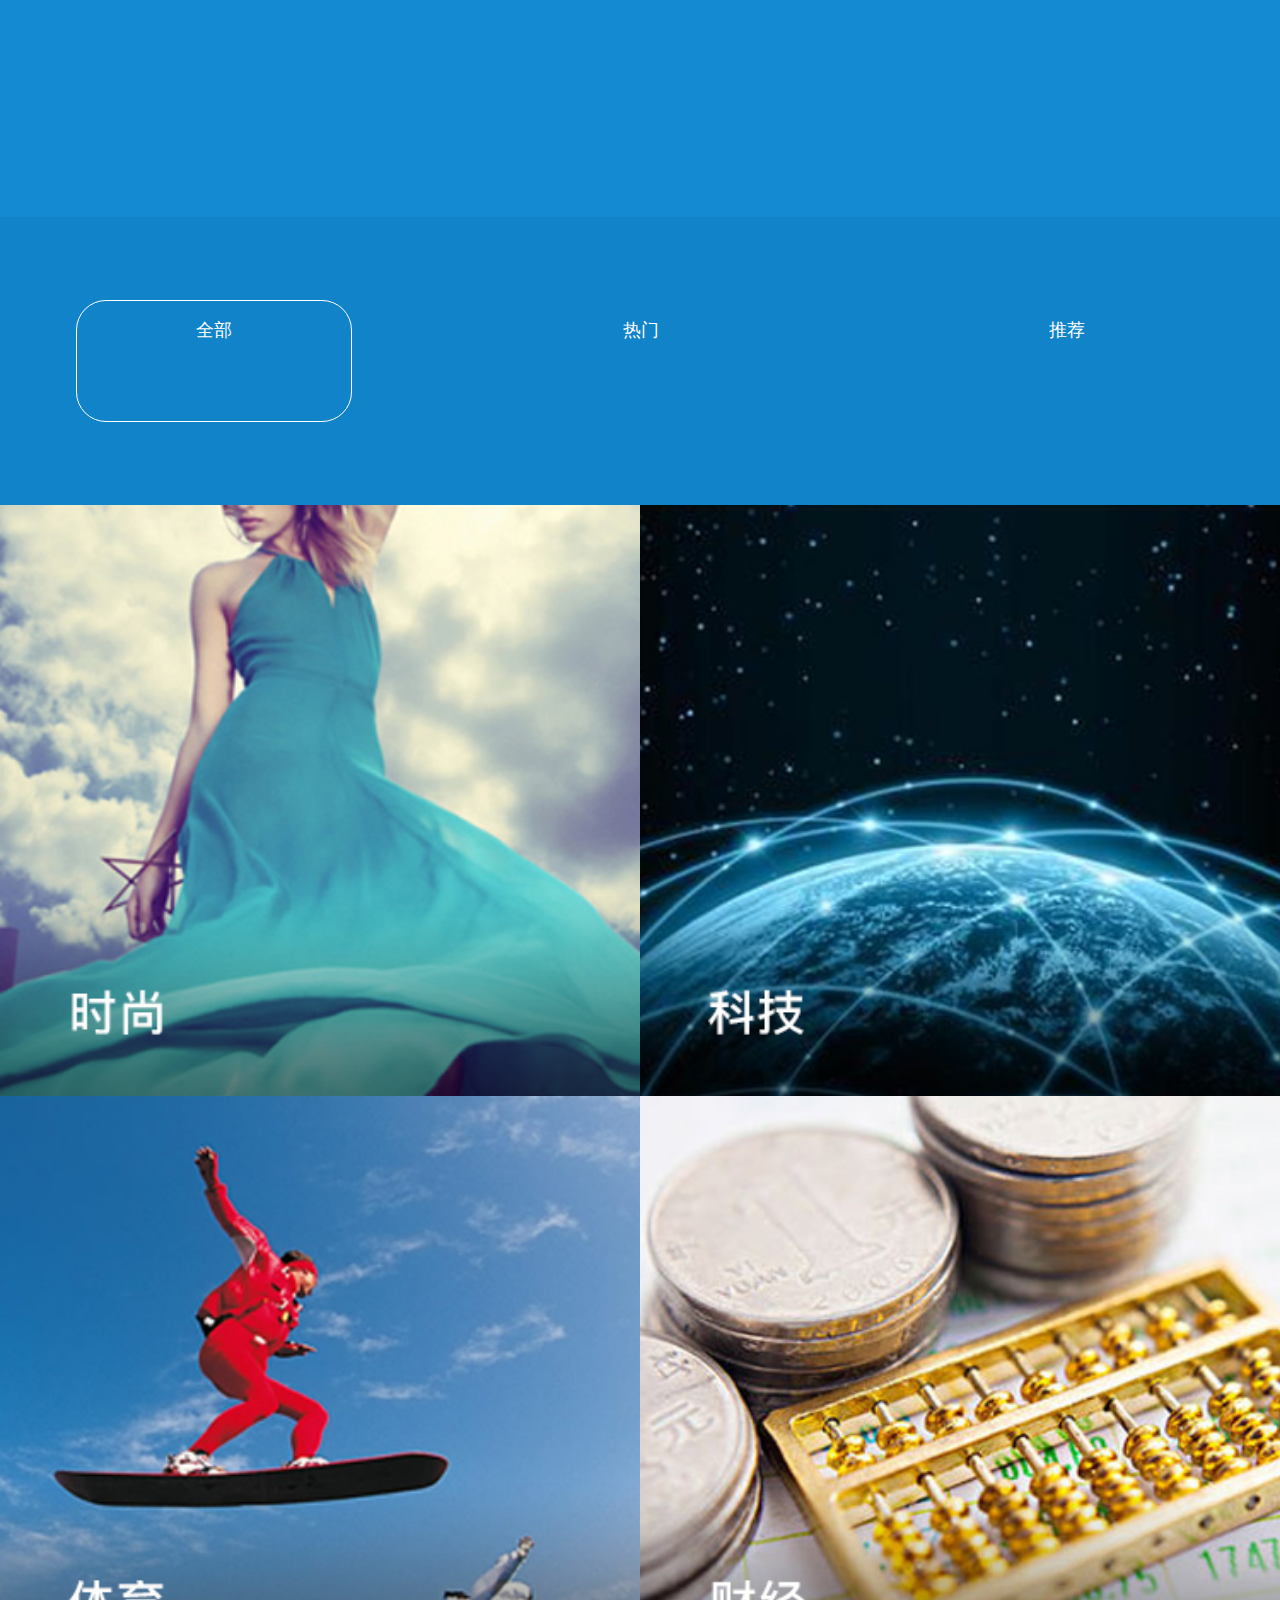
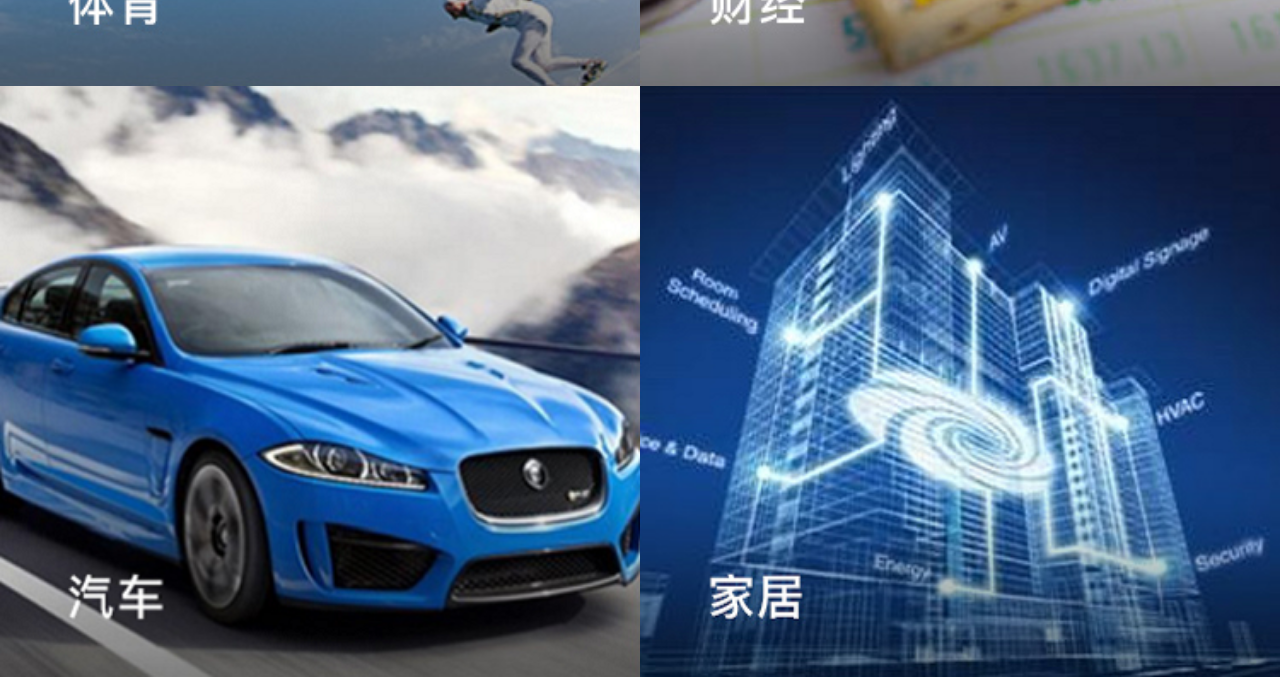
<file: 123/index.html>
<!DOCTYPE html>
<html>
	<head>
		<meta charset="utf-8" />
		<meta name="viewport" content="width=device-width,initial-scale=1,minimum-scale=1,maximum-scale=1,user-scalable=no" />
		<title></title>
		<link rel="stylesheet" type="text/css" href="css/1.css"/>
		<script type="text/javascript">
			document.documentElement.style.fontSize = innerWidth/15 + "px"
		</script>
	</head>
	<body>
		<header></header>
		<section>
			<ul>
				<li>全部</li>
				<li>热门</li>
				<li>推荐</li>
			</ul>
		</section>
		<footer>
			<ul>
				<li><img src="img/频道_02.png" /><img src="img/频道_03.png" /></li>
				<li><img src="img/频道_04.png" /><img src="img/频道_05.png" /></li>
				<li><img src="img/频道_06.png" /><img src="img/频道_07.png" /></li>
			</ul>
		</footer>
	</body>
</html>
</file>
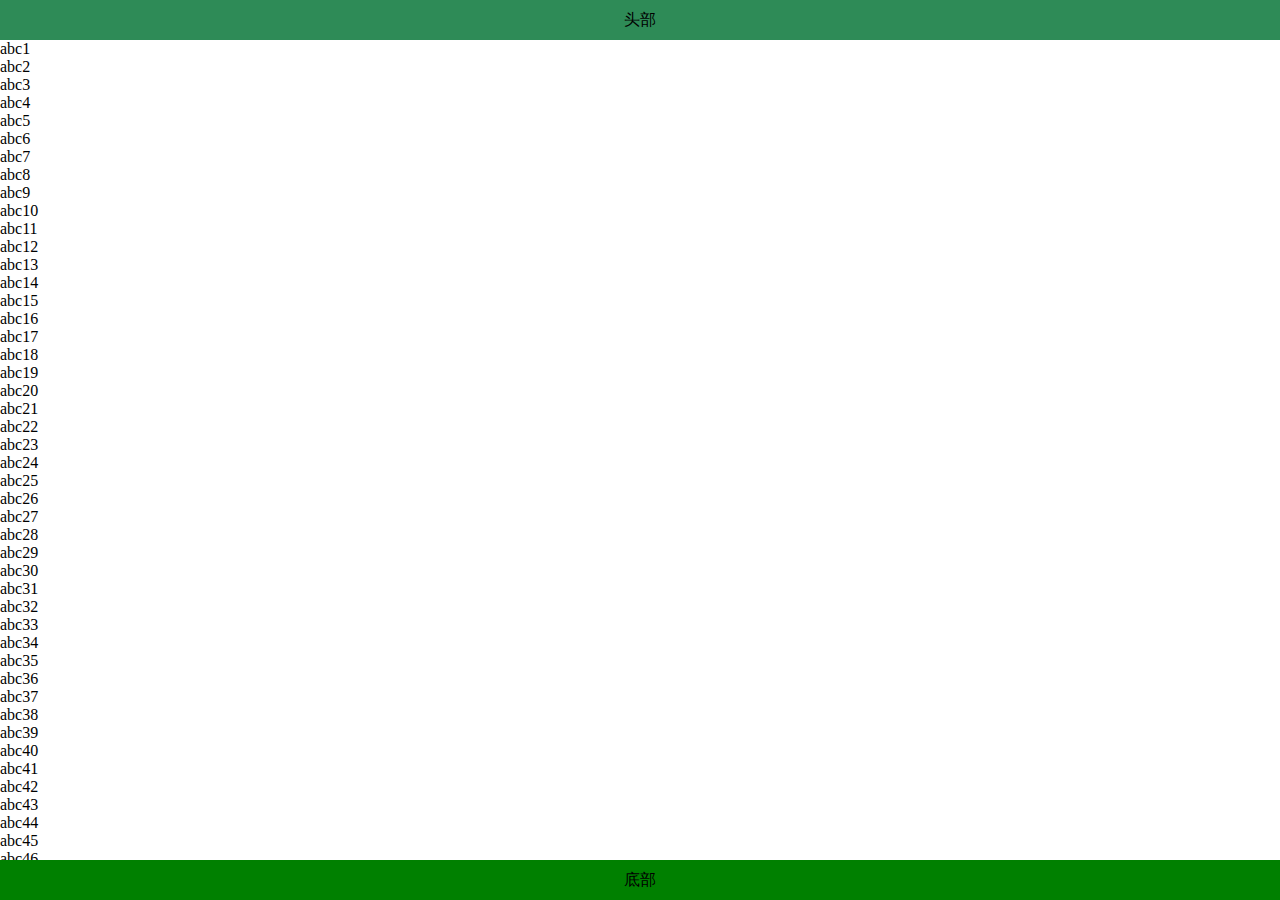
<file: 1.html>
<!DOCTYPE html>
<html>
	<head>
		<meta charset="UTF-8">
		<meta name="viewport" content="width=device-width,initial-scale=1,minimum-scale=1,maximum-scale=1,user-scalable=no" />
		<title></title>
		<style type="text/css">
			html{height: 100%;}
			body{height: 100%;margin: 0;padding: 0;box-sizing: border-box;padding-bottom: 40px;padding-top: 40px;}
			header{height: 40px;width: 100%;background: seagreen;position: fixed;top: 0;text-align: center;line-height: 40px;}
			section{height: 100%;width: 100%;margin: 0;overflow-y: auto;}
			section ul{height: 100%;width: 100%;margin: 0;padding: 0;}
			li{list-style: none;margin: 0;}
			footer{height: 40px;width: 100%;background: green;position: fixed;bottom: 0;text-align: center;line-height: 40px;}
		</style>
	</head>
	<body>
		<header>头部</header>
		<section>
			<ul>
				<li>abc1</li>
				<li>abc2</li>
				<li>abc3</li>
				<li>abc4</li>
				<li>abc5</li>
				<li>abc6</li>
				<li>abc7</li>
				<li>abc8</li>
				<li>abc9</li>
				<li>abc10</li>
				<li>abc11</li>
				<li>abc12</li>
				<li>abc13</li>
				<li>abc14</li>
				<li>abc15</li>
				<li>abc16</li>
				<li>abc17</li>
				<li>abc18</li>
				<li>abc19</li>
				<li>abc20</li>
				<li>abc21</li>
				<li>abc22</li>
				<li>abc23</li>
				<li>abc24</li>
				<li>abc25</li>
				<li>abc26</li>
				<li>abc27</li>
				<li>abc28</li>
				<li>abc29</li>
				<li>abc30</li>
				<li>abc31</li>
				<li>abc32</li>
				<li>abc33</li>
				<li>abc34</li>
				<li>abc35</li>
				<li>abc36</li>
				<li>abc37</li>
				<li>abc38</li>
				<li>abc39</li>
				<li>abc40</li>
				<li>abc41</li>
				<li>abc42</li>
				<li>abc43</li>
				<li>abc44</li>
				<li>abc45</li>
				<li>abc46</li>
				<li>abc47</li>
				<li>abc48</li>
				<li>abc49</li>
				<li>abc50</li>
			</ul>
		</section>
		<footer>底部</footer>
	</body>
</html>
</file>
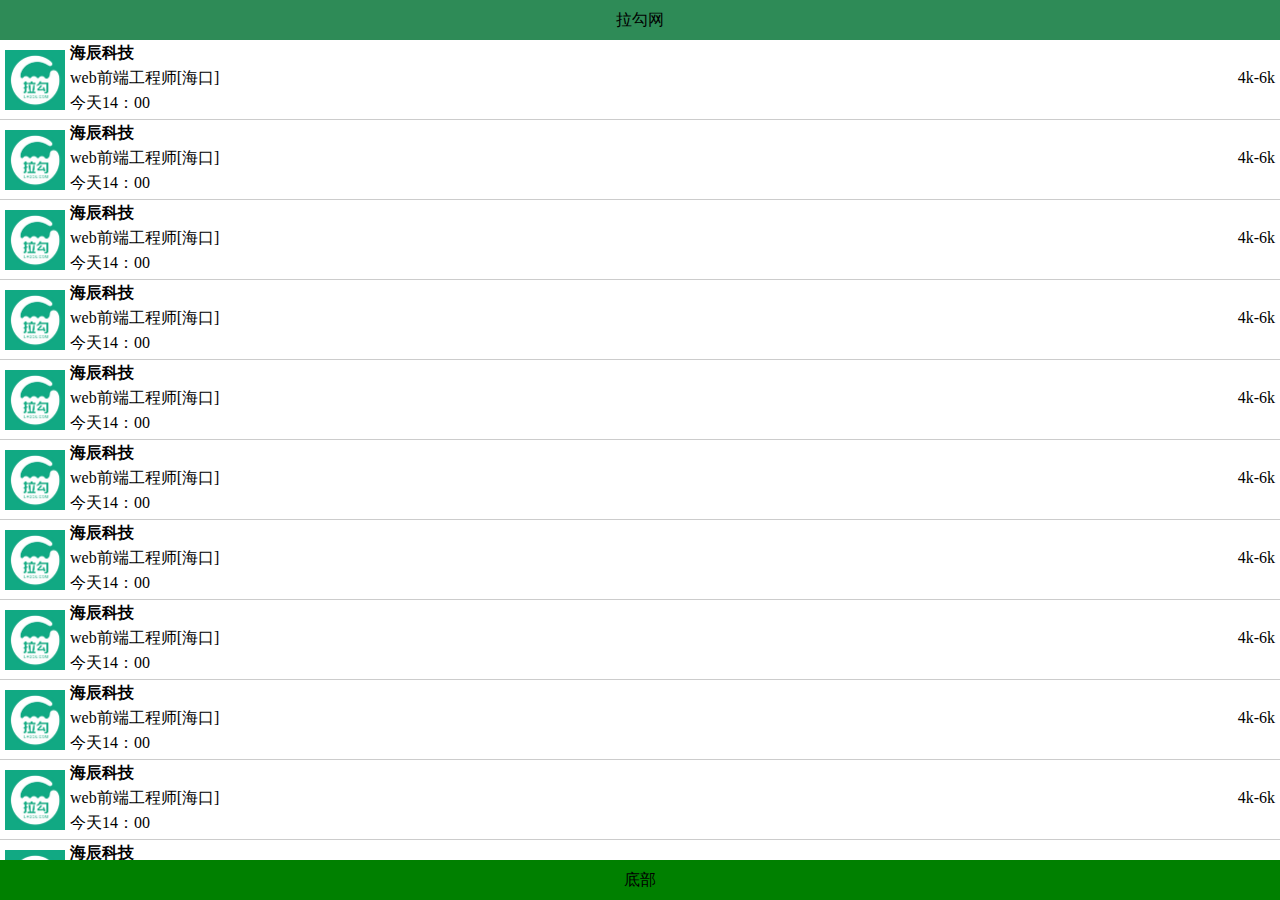
<file: 1/3.html>
<!DOCTYPE html>
<html>
	<head>
		<meta charset="UTF-8">
		<meta name="viewport" content="width=device-width,initial-scale=1,minimum-scale=1,maximum-scale=1,user-scalable=no" />
		<title></title>
		<style type="text/css">
			html{height: 100%;}
			body{height: 100%;margin: 0;padding: 0;box-sizing: border-box;padding-bottom: 40px;padding-top: 40px;}
			header{height: 40px;width: 100%;background: seagreen;position: fixed;top: 0;text-align: center;line-height: 40px;}
			section{height: 100%;width: 100%;margin: 0;padding: 0;}
			ul{height: 100%;width: 100%;overflow-y: auto;margin: 0;padding: 0;}
			li{list-style: none;position: relative;box-sizing: border-box;padding-left: 70px;padding-right: 50px;
			border-bottom: 1px solid #ccc;height: 80px;line-height: 25px;}
			li img{max-width: 60px; position: absolute;left: 5px;top: 10px;}
			h4{padding: 0;margin: 0;}
			li span{position: absolute;right: 5px;top: 25px;}
			p{padding: 0;margin: 0;}
			footer{height: 40px;width: 100%;background: green;position: fixed;bottom: 0;text-align: center;line-height: 40px;}
			.sl{overflow: hidden;text-overflow: ellipsis;white-space: nowrap;}
		</style>
	</head>
	<body>
		<header>拉勾网</header>
		<section>
			<ul>
				<li><img src="img/1.jpg"/> <h4>海辰科技</h4>
					<p class="sl" >web前端工程师[海口]</p>
					<p>今天14：00</p>
					<span>4k-6k</span></li>
					<li><img src="img/1.jpg"/> <h4>海辰科技</h4>
					<p class="sl" >web前端工程师[海口]</p>
					<p>今天14：00</p>
					<span>4k-6k</span></li>
					<li><img src="img/1.jpg"/> <h4>海辰科技</h4>
					<p class="sl" >web前端工程师[海口]</p>
					<p>今天14：00</p>
					<span>4k-6k</span></li>
					<li><img src="img/1.jpg"/> <h4>海辰科技</h4>
					<p class="sl" >web前端工程师[海口]</p>
					<p>今天14：00</p>
					<span>4k-6k</span></li>
					<li><img src="img/1.jpg"/> <h4>海辰科技</h4>
					<p class="sl" >web前端工程师[海口]</p>
					<p>今天14：00</p>
					<span>4k-6k</span></li>
					<li><img src="img/1.jpg"/> <h4>海辰科技</h4>
					<p class="sl" >web前端工程师[海口]</p>
					<p>今天14：00</p>
					<span>4k-6k</span></li>
					<li><img src="img/1.jpg"/> <h4>海辰科技</h4>
					<p class="sl" >web前端工程师[海口]</p>
					<p>今天14：00</p>
					<span>4k-6k</span></li>
					<li><img src="img/1.jpg"/> <h4>海辰科技</h4>
					<p class="sl" >web前端工程师[海口]</p>
					<p>今天14：00</p>
					<span>4k-6k</span></li>
					<li><img src="img/1.jpg"/> <h4>海辰科技</h4>
					<p class="sl" >web前端工程师[海口]</p>
					<p>今天14：00</p>
					<span>4k-6k</span></li>
					<li><img src="img/1.jpg"/> <h4>海辰科技</h4>
					<p class="sl" >web前端工程师[海口]</p>
					<p>今天14：00</p>
					<span>4k-6k</span></li>
					<li><img src="img/1.jpg"/> <h4>海辰科技</h4>
					<p class="sl" >web前端工程师[海口]</p>
					<p>今天14：00</p>
					<span>4k-66k</span></li>
					<li><img src="img/1.jpg"/> <h4>海辰科技</h4>
					<p class="sl" >web前端工程师[海口]</p>
					<p>今天14：00</p>
					<span>4k-6k</span></li>
					<li><img src="img/1.jpg"/> <h4>海辰科技</h4>
					<p class="sl" >web前端工程师[海口]</p>
					<p>今天14：00</p>
					<span>4k-66k</span></li>
					<li><img src="img/1.jpg"/> <h4>海辰科技</h4>
					<p class="sl" >web前端工程师[海口]</p>
					<p>今天14：00</p>
					<span>4k-6k</span></li>
					<li><img src="img/1.jpg"/> <h4>海辰科技</h4>
					<p class="sl" >web前端工程师[海口]</p>
					<p>今天14：00</p>
					<span>4k-66k</span></li>
					<li><img src="img/1.jpg"/> <h4>海辰科技</h4>
					<p class="sl" >web前端工程师[海口]</p>
					<p>今天14：00</p>
					<span>4k-6k</span></li>
					<li><img src="img/1.jpg"/> <h4>海辰科技</h4>
					<p class="sl" >web前端工程师[海口]</p>
					<p>今天14：00</p>
					<span>4k-66k</span></li>
			</ul>
		</section>
		<footer>底部</footer>
	</body>
</html>
</file>
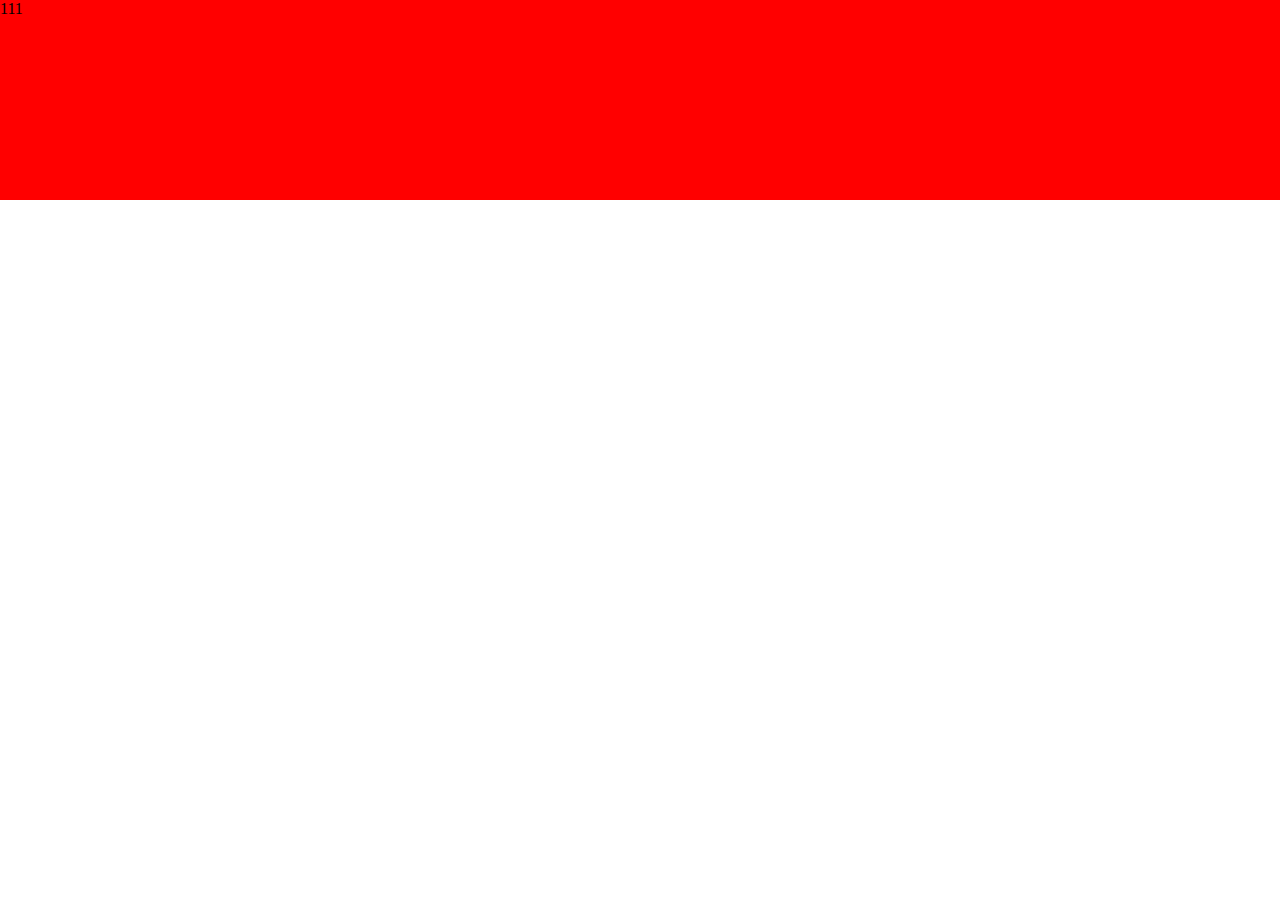
<file: 2/1.html>
<!DOCTYPE html>
<html>
	<head>
		<meta charset="UTF-8">
		<meta name="viewport" content="width=device-width,initial-scale=1,minimum-scale=1,maximum-scale=1,user-scalable=no" />
		<title></title>
		<script src="js/hammer.js" type="text/javascript"></script>
		<style type="text/css">
			html,body{
				padding: 0;
				height: 100%;
			}
			body{
				margin: 0;
			}
			ul{
				margin: 0;
				padding: 0;
				width: 400%;
				height: 200px;
				list-style: none;
				transition: all 1s;
			}
			li{
				width: 25%;
				height: 100%;
				float: left;
			}
			li:nth-child(1){
				background: red;
			}
			li:nth-child(2){
				background: blue;
			}
			li:nth-child(3){
				background: blueviolet;
			}
			li:nth-child(4){
				background: black;
			}
		</style>
	</head>
	<body>
		<ul id="lis">
			<li>111</li>
			<li>222</li>
			<li>333</li>
			<li>444</li>
		</ul>
		<script type="text/javascript">
			var uls = document.getElementById("lis")
			var lis = document.getElementsByTagName("li")
			uls.addEventListener("touchstart",function(ev){
				ev.preventDefault()
			})
			var ss = 0
			var his = new Hammer(uls)
			flag = true
			his.on("panleft",function(){
				if(flag){
					ss++
					if(ss>=lis.length){
						ss=lis.length-1
					}
				uls.style.webkitTransform = "translate3d(-"+ss*25+"%,0,0)"
				flag = false
				}
				console.log(ss)
			})
			his.on("panright",function(){
				if(flag){
					ss--
					if(ss<0){
						ss=0
					}
				uls.style.webkitTransform = "translate3d(-"+ss*25+"%,0,0)"
				flag = false
				}
				console.log(ss)
			})
			uls.addEventListener("touchend",function(ev){
				flag = true
			})
		</script>
	</body>
</html>
</file>
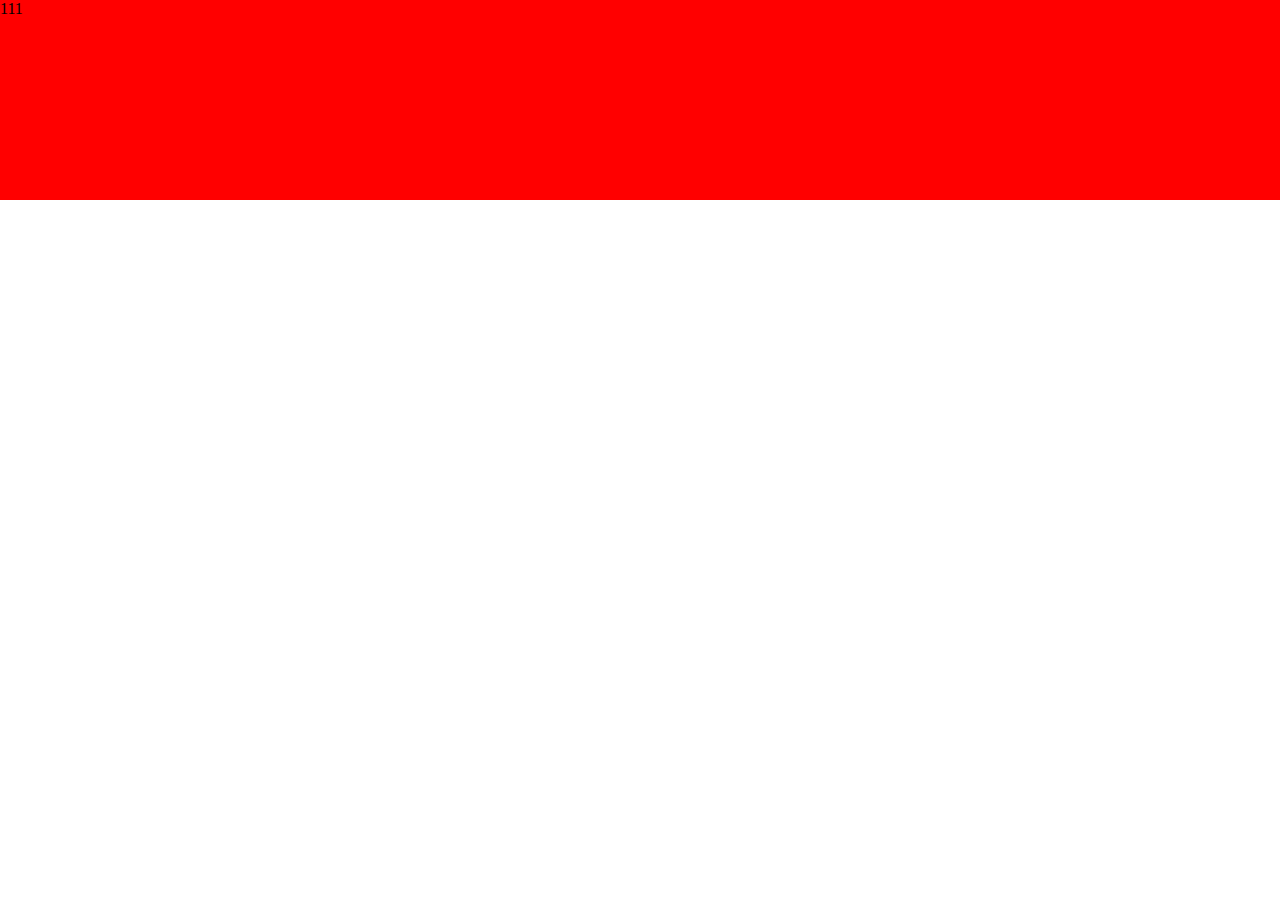
<file: 2/2.html>
<!DOCTYPE html>
<html>
	<head>
		<meta charset="UTF-8">
		<meta name="viewport" content="width=device-width,initial-scale=1,minimum-scale=1,maximum-scale=1,user-scalable=no" />
		<title></title>
		<script src="js/hammer.js" type="text/javascript"></script>
		<style type="text/css">
			html,body{
				padding: 0;
				height: 100%;
			}
			body{
				margin: 0;
				overflow: hidden;
			}
			ul{
				margin: 0;
				padding: 0;
				width: 400%;
				height: 200px;
				list-style: none;
				transition: all 1s;
			}
			li{
				width: 25%;
				height: 100%;
				float: left;
			}
			li:nth-child(1){
				background: red;
			}
			li:nth-child(2){
				background: blue;
			}
			li:nth-child(3){
				background: blueviolet;
			}
			li:nth-child(4){
				background: black;
			}
		</style>
	</head>
	<body>
		<ul id="lis">
			<li>111</li>
			<li>222</li>
			<li>333</li>
			<li>444</li>
		</ul>
		<script type="text/javascript">
			var uls = document.getElementById("lis")
			var lis = document.getElementsByTagName("li")
			uls.addEventListener("touchstart",function(ev){
				ev.preventDefault()
			})
			var ss = 0
			var his = new Hammer(uls)
			flag = true
			his.on("panleft",function(){
				if(flag){
					ss++
					if(ss>=lis.length){
						ss=lis.length-1
					}
				uls.style.webkitTransform = "translate3d(-"+ss*25+"%,0,0)"
				flag = false
				}
				console.log(ss)
			})
			his.on("panright",function(){
				if(flag){
					ss--
					if(ss<0){
						ss=0
					}
				uls.style.webkitTransform = "translate3d(-"+ss*25+"%,0,0)"
				flag = false
				}
				console.log(ss)
			})
			uls.addEventListener("touchend",function(ev){
				flag = true
			})
		</script>
	</body>
</html>
</file>
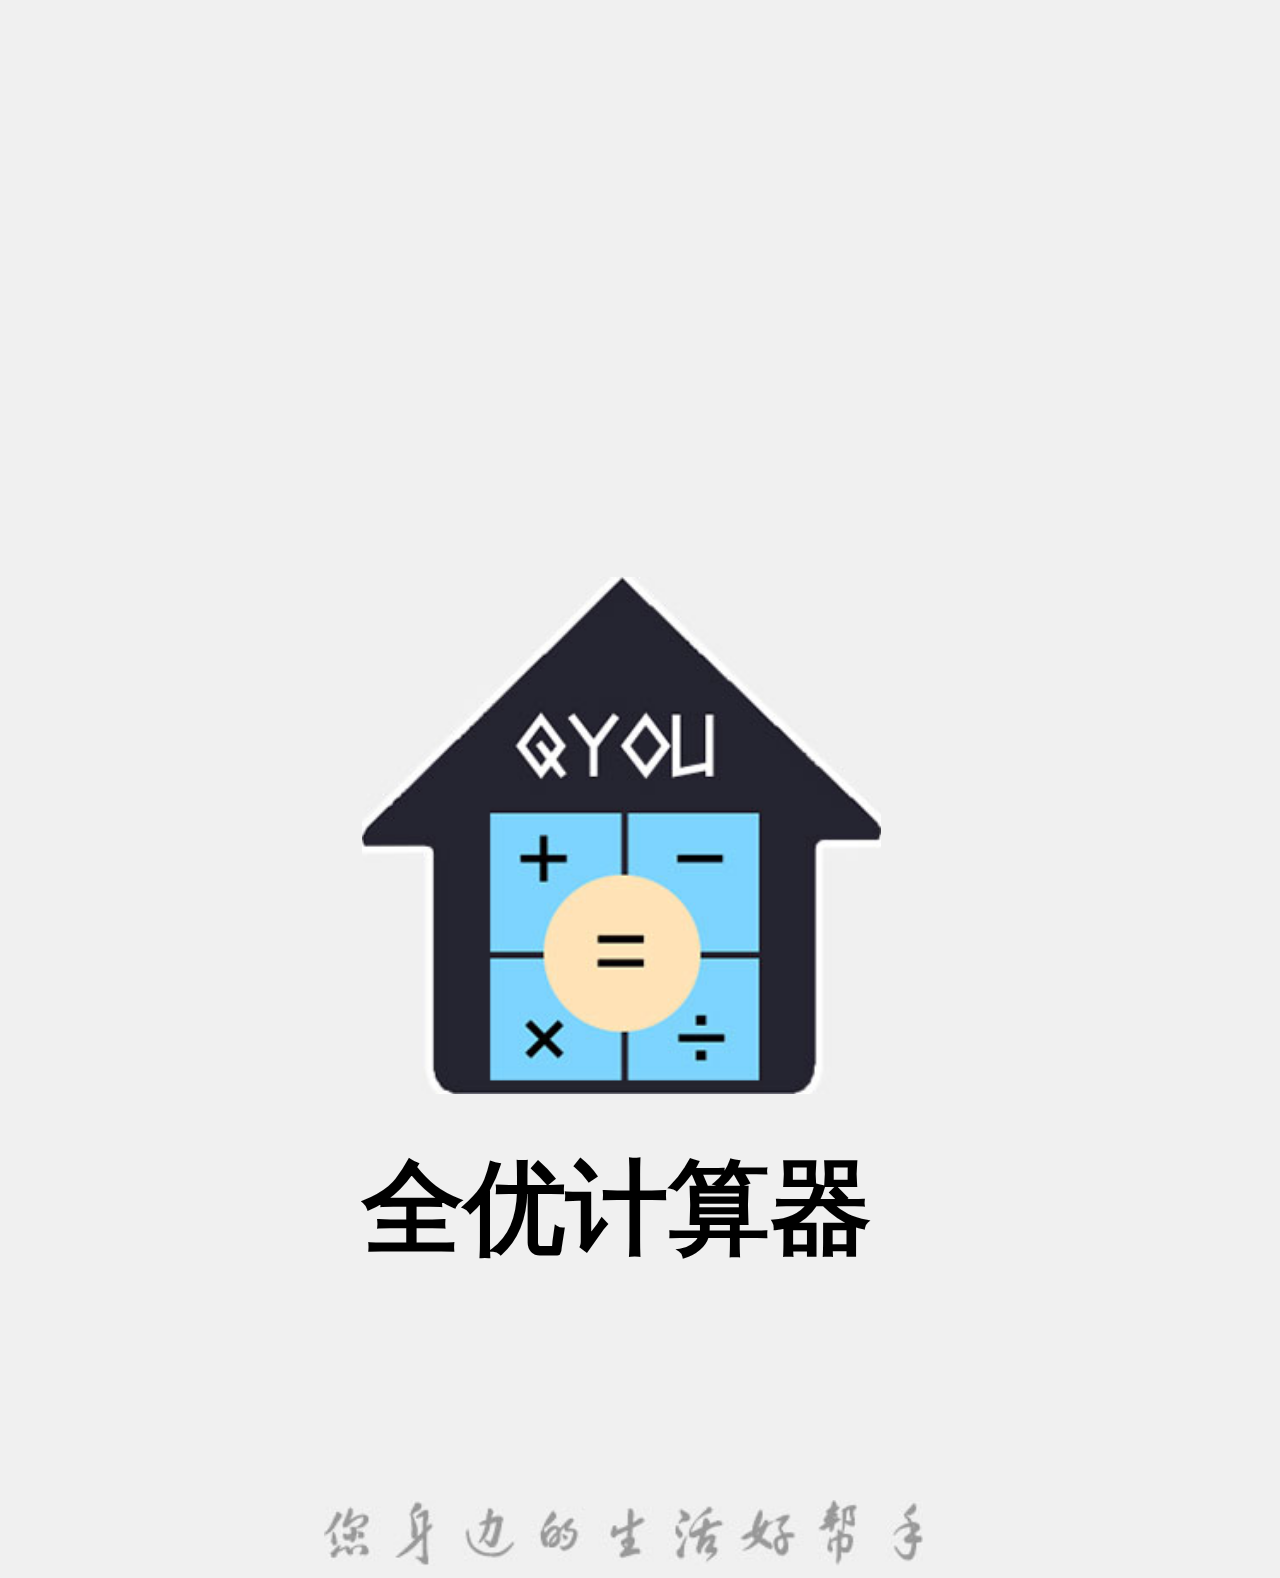
<file: 9.15/1.html>
<!DOCTYPE html>
<html>
	<head>
		<meta charset="UTF-8">
		<meta name="viewport" content="width=device-width,initial-scale=1,minimum-scale=1,maximum-scale=1,user-scalable=no" />
		<title></title>
		<link rel="stylesheet" type="text/css" href="css/1.css"/>
		<script type="text/javascript">
			document.documentElement.style.fontSize = innerWidth/25 + "px"
		</script>
	</head>
	<body>
		<img src="img/闪屏_03.png" class="a" />
		<h1>全优计算器</h1>
		<img src="img/闪屏_07.png" class="b" />
	</body>
</html>
</file>
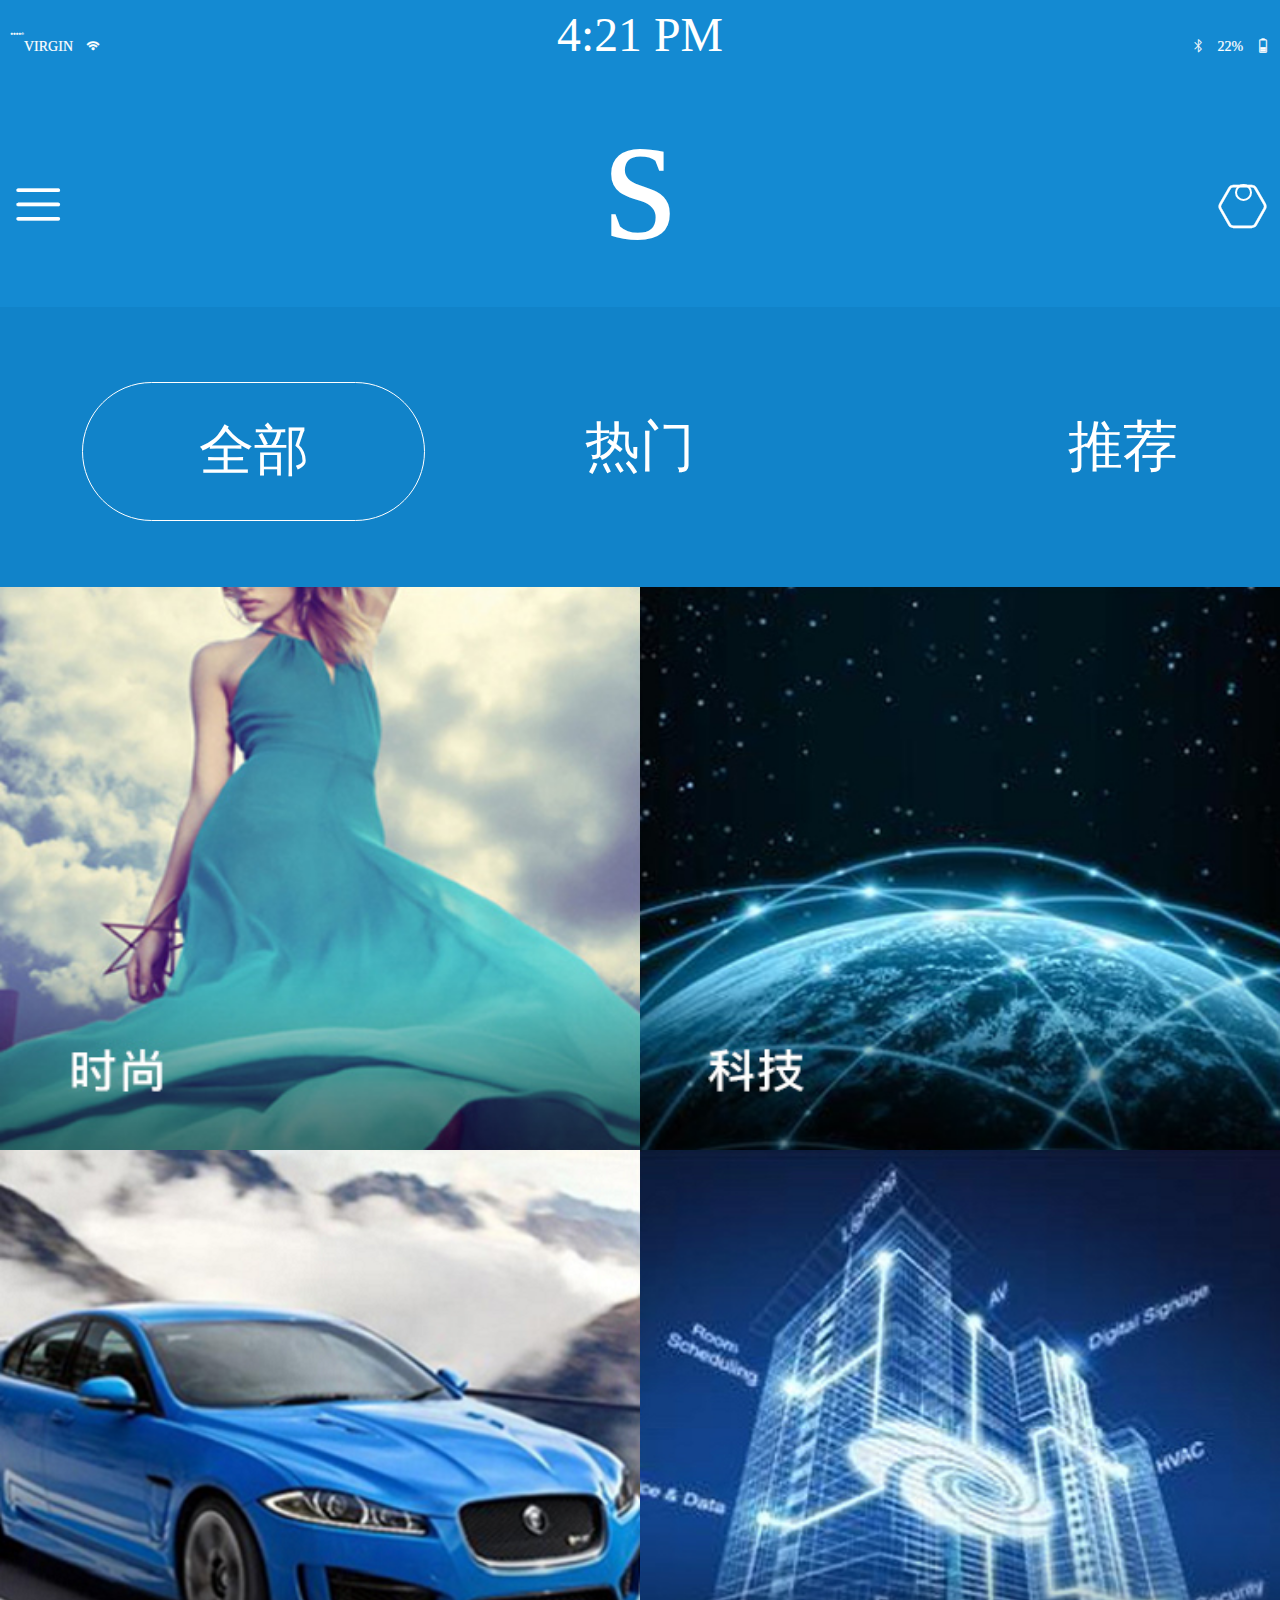
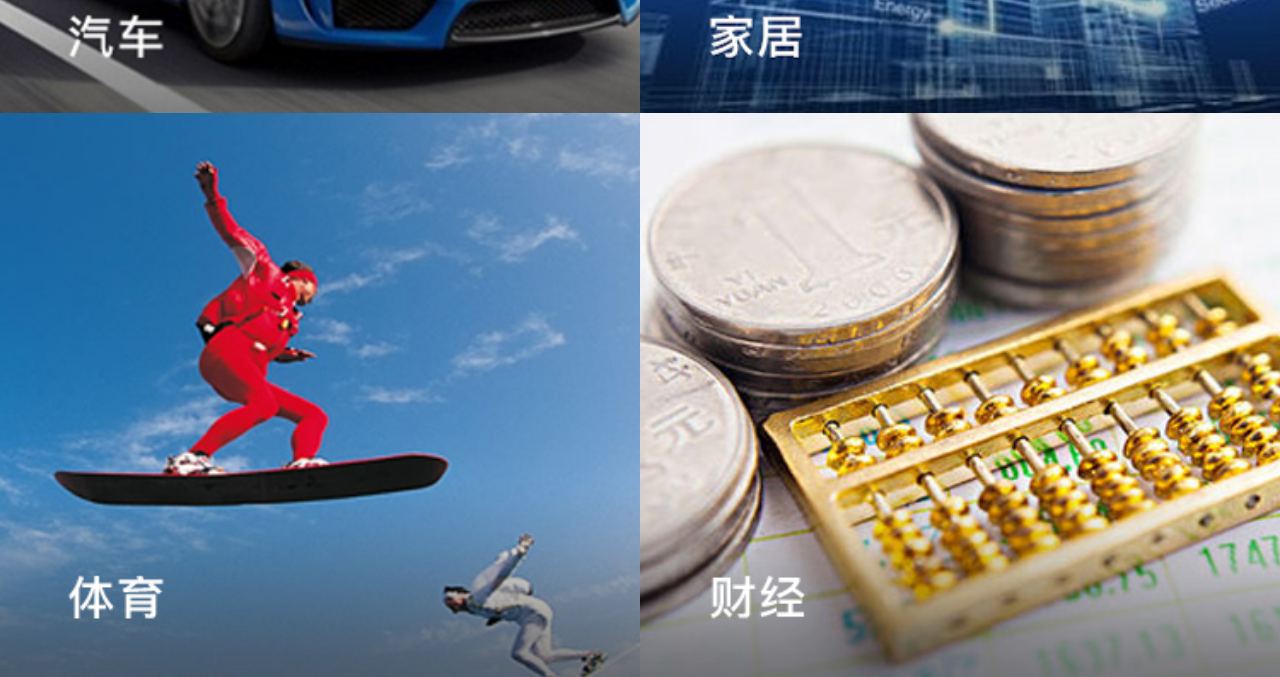
<file: 9.15/2.html>
<!DOCTYPE html>
<html>
	<head>
		<meta charset="UTF-8">
		<meta name="viewport" content="width=device-width,initial-scale=1,user-scalable=no" />
		<title></title>
		<link rel="stylesheet" type="text/css" href="css/2.css"/>
		<script type="text/javascript">
			document.documentElement.style.fontSize = innerWidth/25+"px"
		</script>
		<style type="text/css">
		@font-face {
       font-family: 'iconfont';
       src: url('fonts/iconfont.eot');
       src: url('fonts/iconfont.eot?#iefix') format('embedded-opentype'),
       url('fonts/iconfont.woff') format('woff'),
       url('fonts/iconfont.ttf') format('truetype'),
       url('fonts/iconfont.svg#iconfont') format('svg');
            }
      .iconfont{
      	  font-family:"iconfont" !important;
          font-size:14px;font-style:normal;
         -webkit-font-smoothing: antialiased;
         -webkit-text-stroke-width: 0.2px;
          -moz-osx-font-smoothing: grayscale;
          }
		
	    </style>
	</head>
	<body>
		<header>
			<div class="top">
				<span class="sp1">
			<i class="iconfont dl ">&#xe66d;</i>	
			<i class="iconfont aa">VIRGIN</i>	
			<i class="iconfont">&#xe642;</i>	
				</span>
				<span class="sp3">4:21 PM</span>
				<span class="sp2" >
			<i class="iconfont">&#xe6ae;</i>	
			<i class="iconfont aa">22%</i>	
			<i class="iconfont aa1">&#xe62a;</i>	
				</span>
			</div>
			<div class="top1">
				<span class="y1">s</span>
			<i class="iconfont" id="aa2">&#xe62b;</i>	
			<i class="iconfont" id="aa3">&#xe627;</i>	
			<span class="y" ></span>
			</div>
		</header>
		<section>
		 <span>全部</span>	
		        热门	
		 <span>推荐</span>	
		</section>
		<footer>
		   <img src="img/频道_02.png" /><img src="img/频道_03.png" />	
		    <img src="img/频道_06.png" /><img src="img/频道_07.png" />
		    <img src="img/频道_04.png" /><img src="img/频道_05.png" />	
	    </footer>
	</body>
</html>
</file>
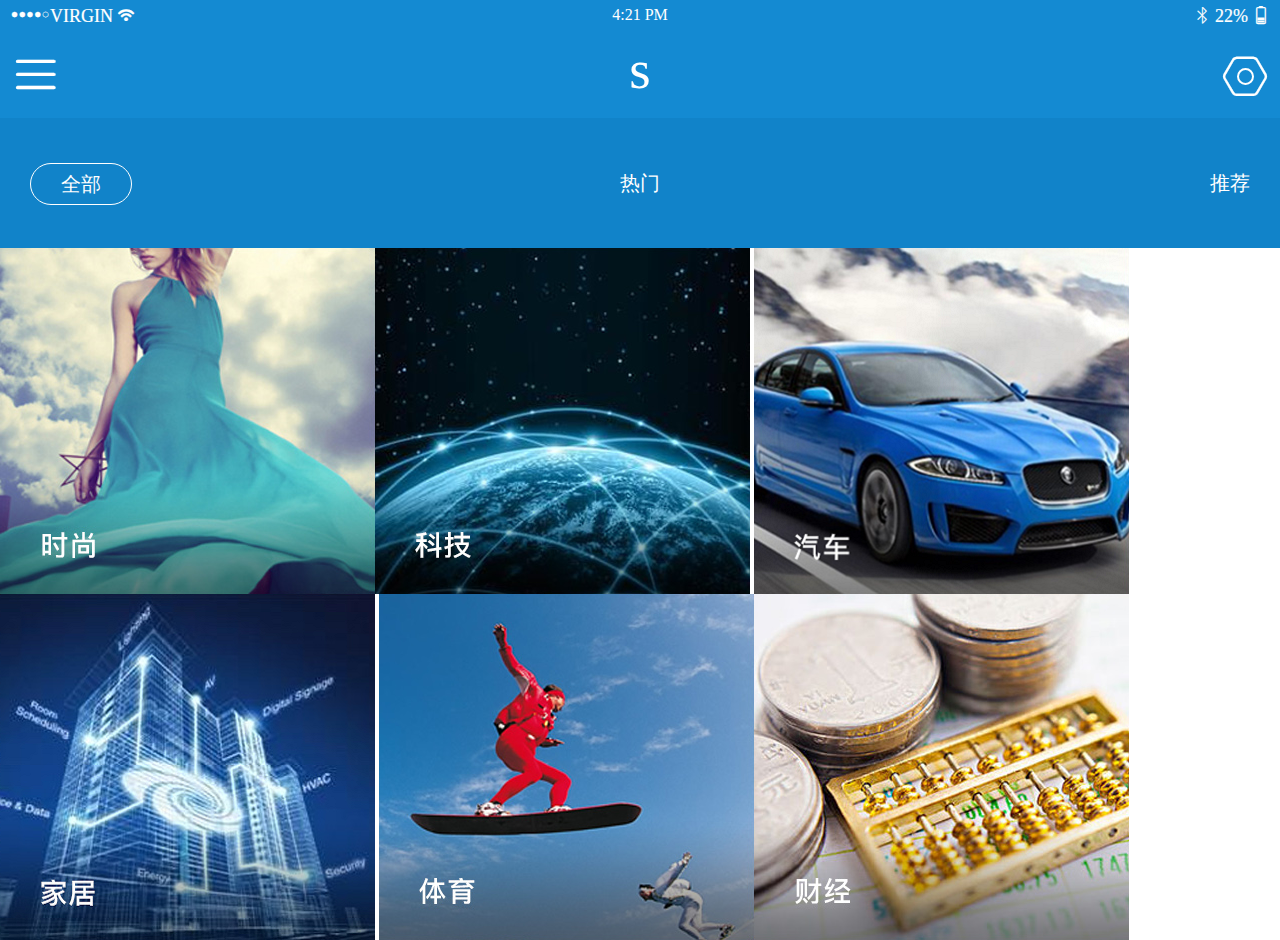
<file: shouji/3.html>
<!DOCTYPE html>
<html>
	<head>
		<meta charset="UTF-8">
		<meta name="viewport" content="width=device-width,initial-scale=1,user-scalable=no" />
		<title></title>
		<style type="text/css">
		@font-face {
       font-family: 'iconfont';
       src: url('fonts/iconfont.eot');
       src: url('fonts/iconfont.eot?#iefix') format('embedded-opentype'),
       url('fonts/iconfont.woff') format('woff'),
       url('fonts/iconfont.ttf') format('truetype'),
       url('fonts/iconfont.svg#iconfont') format('svg');
            }
      .iconfont{
      	  font-family:"iconfont" !important;
          font-size:18px;font-style:normal;
         -webkit-font-smoothing: antialiased;
         -webkit-text-stroke-width: 0.2px;
          -moz-osx-font-smoothing: grayscale;
          }
		html{
				height: 100%;
			}
		body{
			padding: 0;
			margin: 0;
			height: 100%;
			}
		header{
			color: white;
			width: 100%;
			height: 118px;
			background: #148ad2;
		}
		.top{
			text-align: center;
			position: relative;
			padding: 0;
			margin: 0;
			height: 30px;
			line-height: 30px;
			width: 100%;
		}
		.aa{font-size: 18px;}
		.aa2,.aa3{font-size: 50px;}
		.dl{font-size: 40px;float: left;}
		.sp2{
			position: absolute;
			right: 10px;
		}
		.sp1{
			position: absolute;
			left: 10px;
		}
		.top1{
			position: relative;
			height: 88px;
			line-height: 88px;
			text-align: center;
		}
		.aa2{
			position: absolute;
			left: 10px;
		}
		.aa3{
			position: absolute;
			right: 10px;
			
		}
		.y{
			display: inline-block;
			width: 13px;
			height: 13px;
			border: 2px solid white;
			border-radius: 50%;
			position: absolute;
			top: 38px;
			right: 26px;
		}
		.y1{
			font-size: 55px;
			line-height: 79px;
		}
		section{
			color: white;
			margin: 0;
			padding: 0;
			height: 130px;
			width: 100%;
			background: #1183c9;
			line-height: 130px;
			font-size: 20px;
			position: relative;
			text-align: center;
		}
		section span:nth-child(1){
			display: inline-block;
			width: 100px;
			height: 40px;
			border-radius: 30px;
			border: 1px solid white;
			text-align: center;
			line-height: 40px;
			position: absolute;
			left: 30px;
			top: 45px;
		}
		section span:nth-child(2){
			   position: absolute;
			   right: 30px;
				}
	    footer{
	    	width: 100%;
	    }
	    footer img{
	    	width: 50%;
	    	min-width: 160px;
	    	max-width: 375px;
	    	vertical-align: top;
	    }
	   
		</style>
	</head>
	<body>
		<header>
			<div class="top">
				<span class="sp1">
			<i class="iconfont dl ">&#xe66d;</i>	
			<i class="iconfont aa">VIRGIN</i>	
			<i class="iconfont">&#xe642;</i>	
				</span>
				<span class="sp3">4:21 PM</span>
				<span class="sp2" >
			<i class="iconfont">&#xe6ae;</i>	
			<i class="iconfont aa">22%</i>	
			<i class="iconfont aa1">&#xe62a;</i>	
				</span>
			</div>
			<div class="top1">
				<span class="y1">s</span>
			<i class="iconfont aa2">&#xe62b;</i>	
			<i class="iconfont aa3">&#xe627;</i>	
			<span class="y" ></span>
			</div>
		</header>
		<section>
		 <span>全部</span>	
		        热门	
		 <span>推荐</span>	
		</section>
		<footer>
		   <img src="img/频道_02.png" /><img src="img/频道_03.png" />	
		    <img src="img/频道_06.png" /><img src="img/频道_07.png" />
		    <img src="img/频道_04.png" /><img src="img/频道_05.png" />	
	    </footer>
	</body>
</html>
</file>
<file: 123/css/1.css>
html, body {
  height: 100%; }

body {
  margin: 0; }
  body header {
    width: 100%;
    height: 2.54rem;
    background: #148ad2; }
  body section {
    width: 100%;
    height: 3.38rem;
    background: #1183c9; }
    body section ul {
      margin: 0;
      padding: 0;
      width: 100%;
      height: 100%;
      list-style: none;
      display: flex;
      flex-direction: row;
      color: white;
      font-size: 18px;
      align-items: center;
      justify-content: space-around; }
      body section ul li {
        height: 1rem;
        text-align: center;
        width: 2.8rem;
        padding: 0.2rem;
        border-radius: 30px; }
        body section ul li:nth-child(1) {
          border: 1px solid white; }
  body footer, body footer ul, body footer ul li {
    margin: 0;
    width: 100%; }
    body footer ul, body footer ul li ul {
      padding: 0;
      list-style: none; }
      body footer ul img {
        width: 50%;
        vertical-align: top; }

/*# sourceMappingURL=1.css.map */
</file>
<file: 9.15/css/1.css>
html, body {
  height: 100%; }

body {
  margin: 0;
  background: #f0f0f0; }

.a {
  width: 10.1333333333rem;
  height: 10.1rem;
  margin-left: 7.0666666667rem;
  margin-top: 11.2666666667rem; }

h1 {
  margin: 0;
  padding: 0;
  margin-top: 0.6666666667rem;
  margin-left: 7.0666666667rem; }

.b {
  margin: 0;
  width: 11.7rem;
  height: 1.3rem;
  margin-left: 6.3333333333rem;
  margin-top: 4.3333333333rem; }

/*# sourceMappingURL=1.css.map */
</file>
<file: 9.15/css/2.css>
html {
  height: 100%; }

body {
  padding: 0;
  margin: 0;
  height: 100%; }

header {
  color: white;
  width: 100%;
  height: 6rem;
  background: #148ad2; }

.top {
  text-align: center;
  position: relative;
  padding: 0;
  margin: 0;
  height: 1.3333333333rem;
  line-height: 1.3333333333rem;
  width: 100%; }

.aa {
  font-size: 0.9333333333rem; }

.aa2, .aa3 {
  font-size: 3.3333333333rem; }

.dl {
  font-size: 2.2666666667rem;
  float: left; }

.sp2 {
  position: absolute;
  right: 10px; }

.sp1 {
  position: absolute;
  left: 10px; }

.sp3 {
  font-size: 0.9333333333rem; }

.top1 {
  position: relative;
  height: 5.3333333333rem;
  line-height: 5.3333333333rem;
  text-align: center; }

#aa2 {
  position: absolute;
  left: 10px;
  font-size: 55px; }

#aa3 {
  position: absolute;
  right: 10px;
  font-size: 55px; }

.y {
  display: inline-block;
  width: 13px;
  height: 13px;
  border: 2px solid white;
  border-radius: 50%;
  position: absolute;
  top: 2.2666666667rem;
  right: 28px; }

.y1 {
  font-size: 3.6666666667rem;
  line-height: 4.2rem; }

section {
  color: white;
  margin: 0;
  padding: 0;
  height: 5.4666666667rem;
  width: 100%;
  background: #1183c9;
  line-height: 5.4666666667rem;
  font-size: 1.0666666667rem;
  position: relative;
  text-align: center; }

section span:nth-child(1) {
  display: inline-block;
  width: 6.6666666667rem;
  height: 2.6666666667rem;
  border-radius: 2rem;
  border: 1px solid white;
  text-align: center;
  line-height: 2.6666666667rem;
  position: absolute;
  left: 1.6rem;
  top: 1.4666666667rem; }

section span:nth-child(2) {
  position: absolute;
  right: 2rem; }

footer {
  width: 100%; }

footer img {
  width: 50%;
  max-width: 25rem;
  vertical-align: top;
  height: 11rem; }

/*# sourceMappingURL=2.css.map */
</file>
